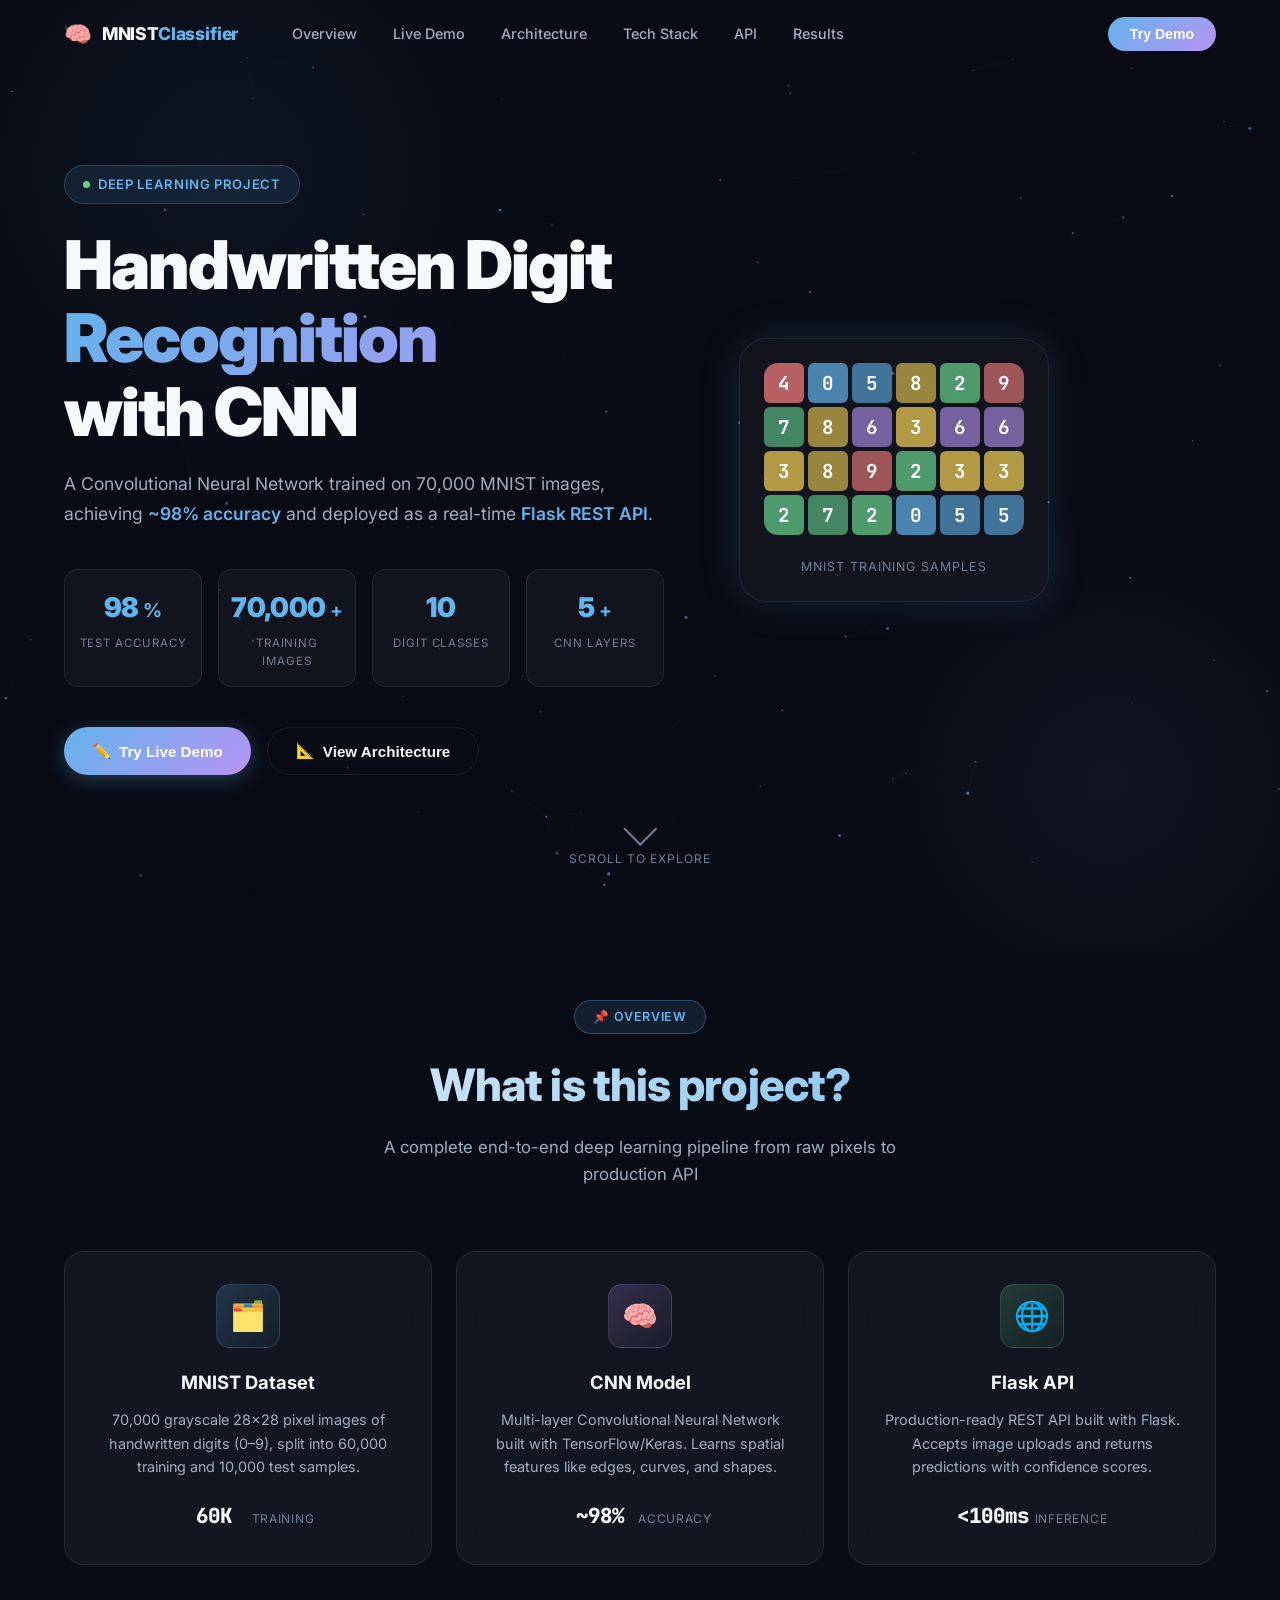
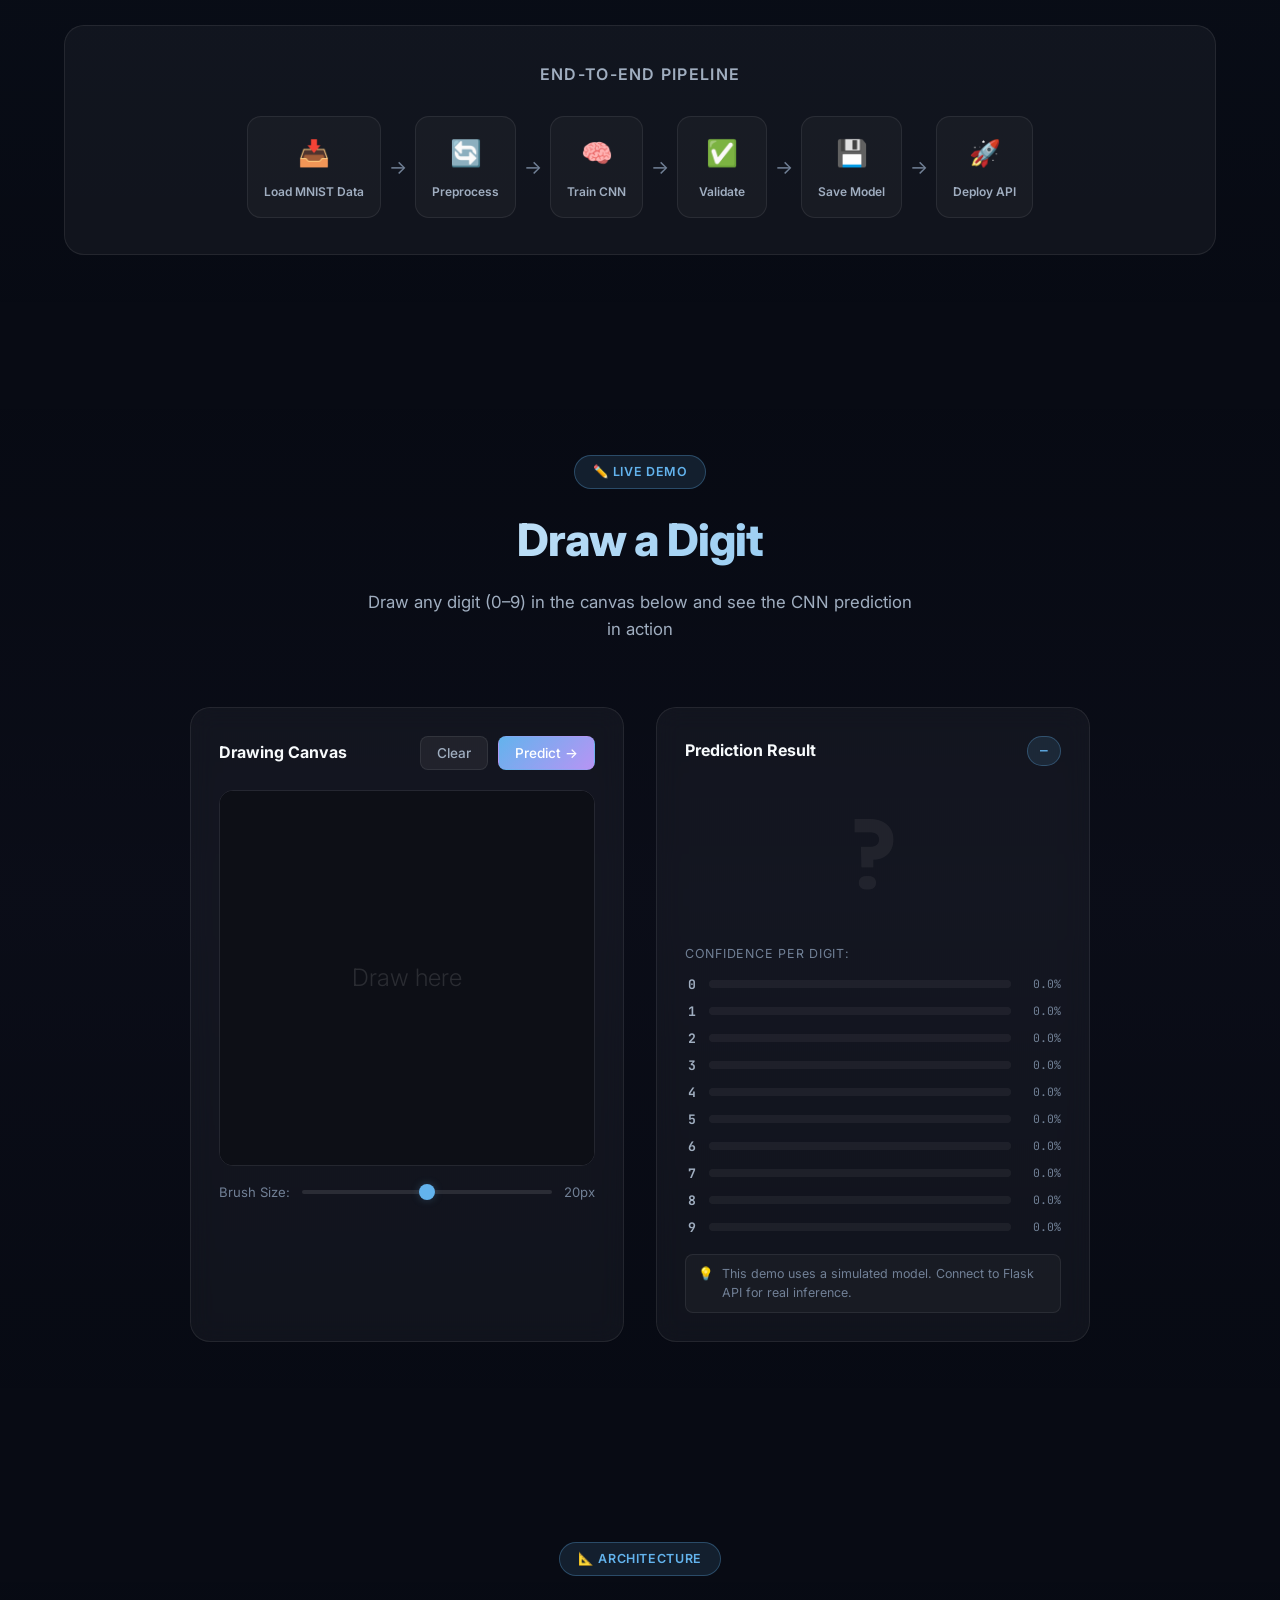
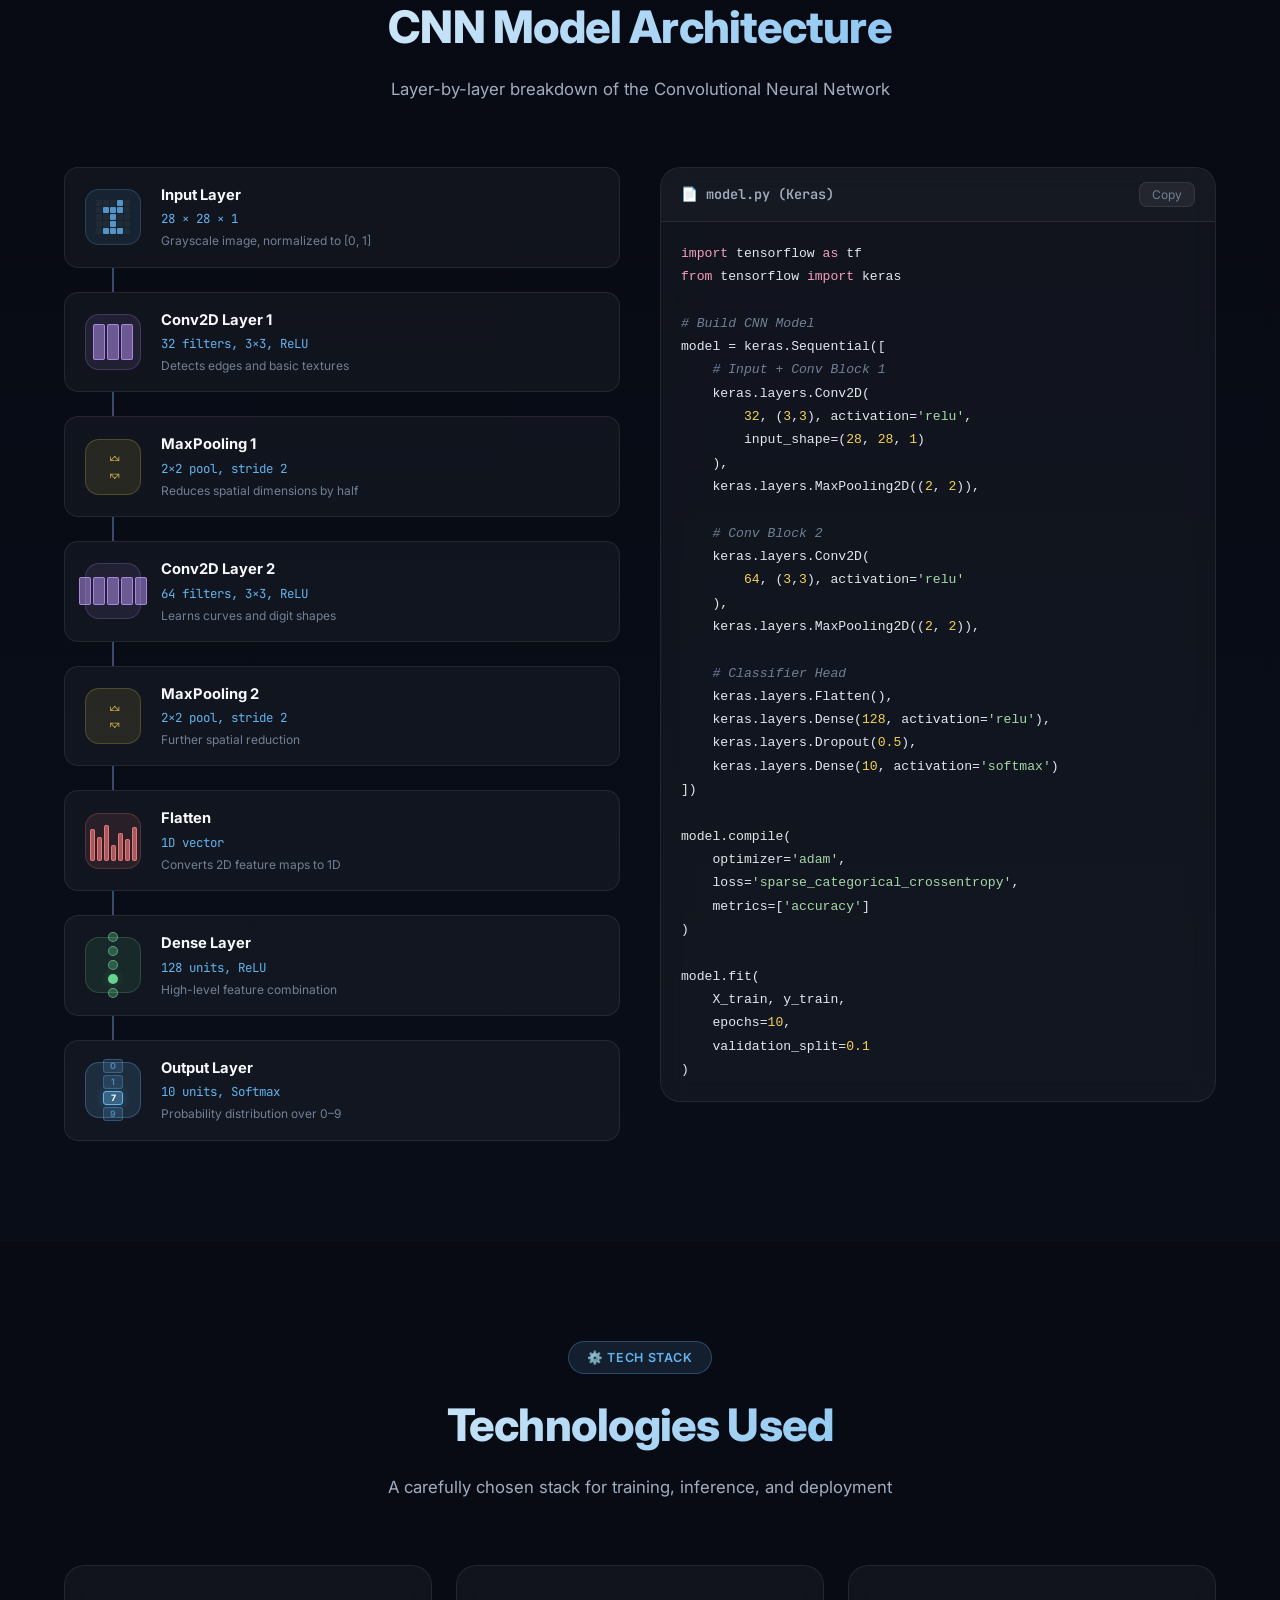
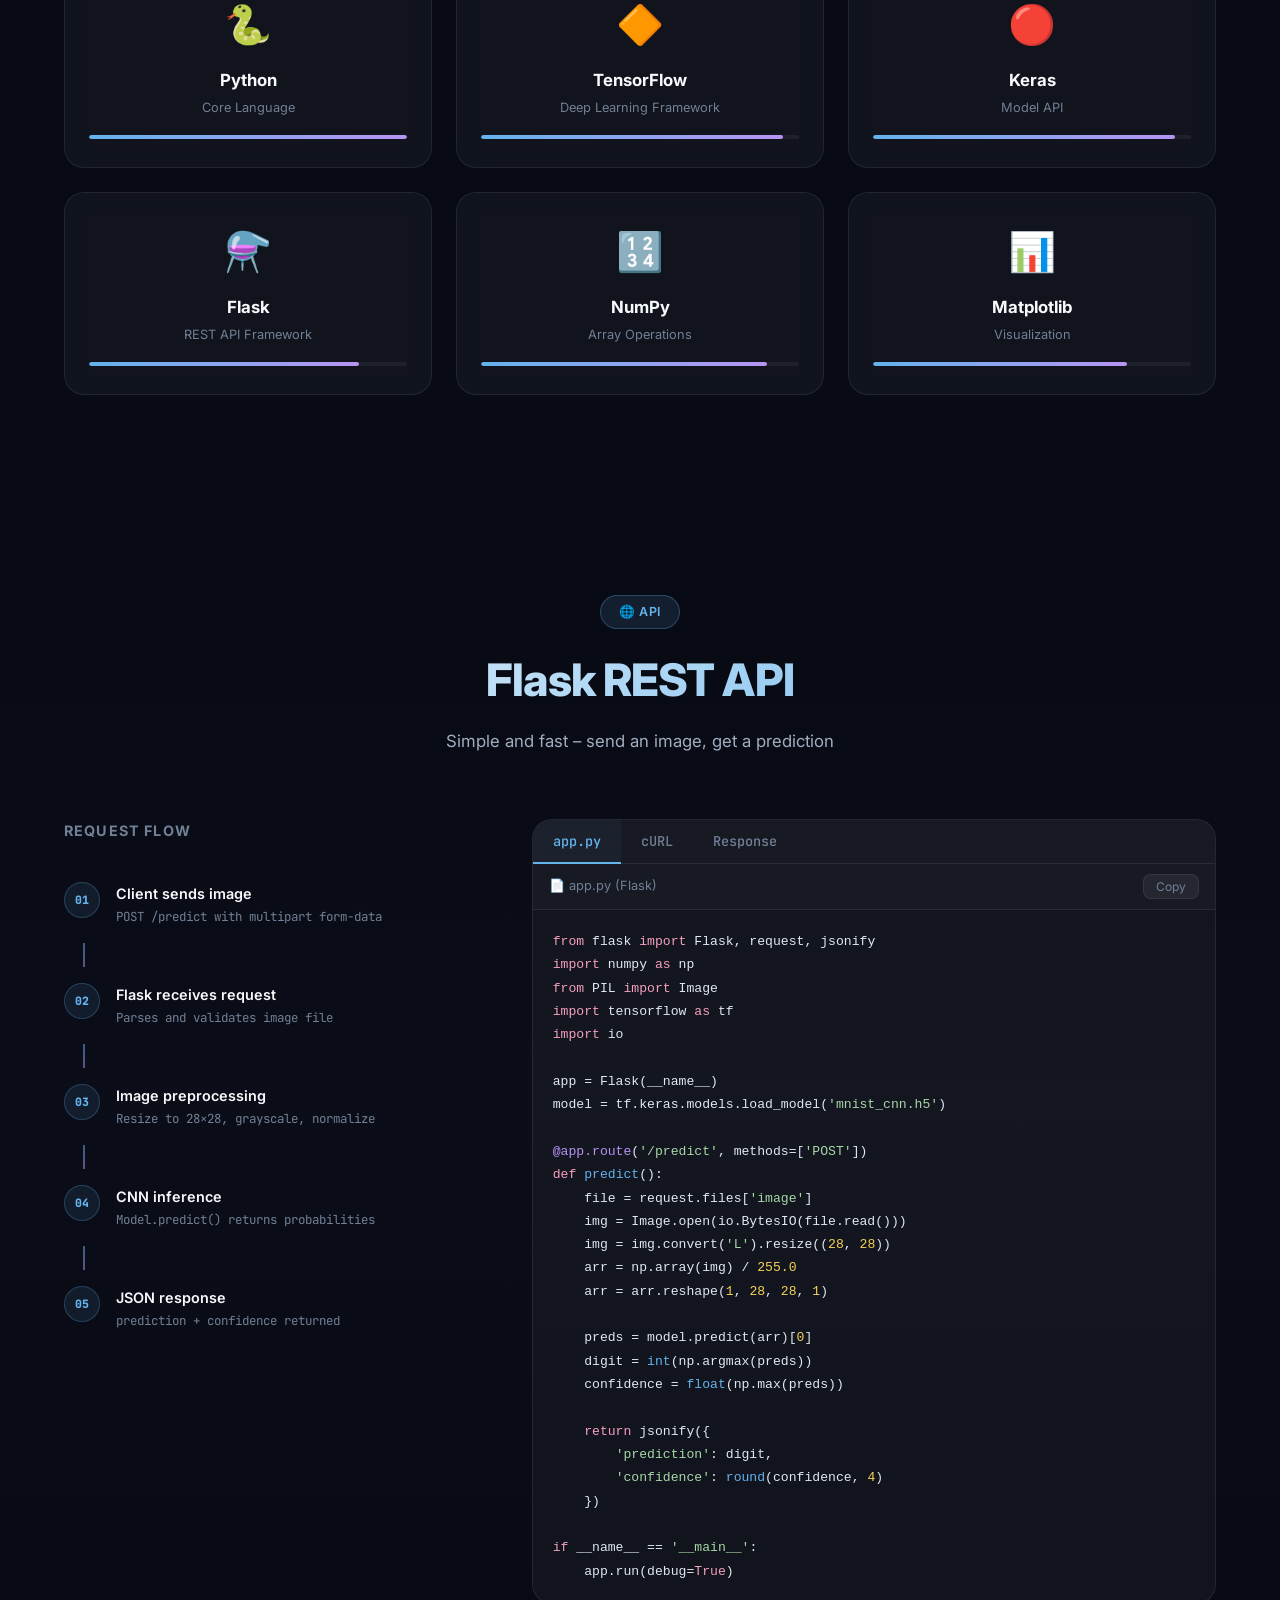
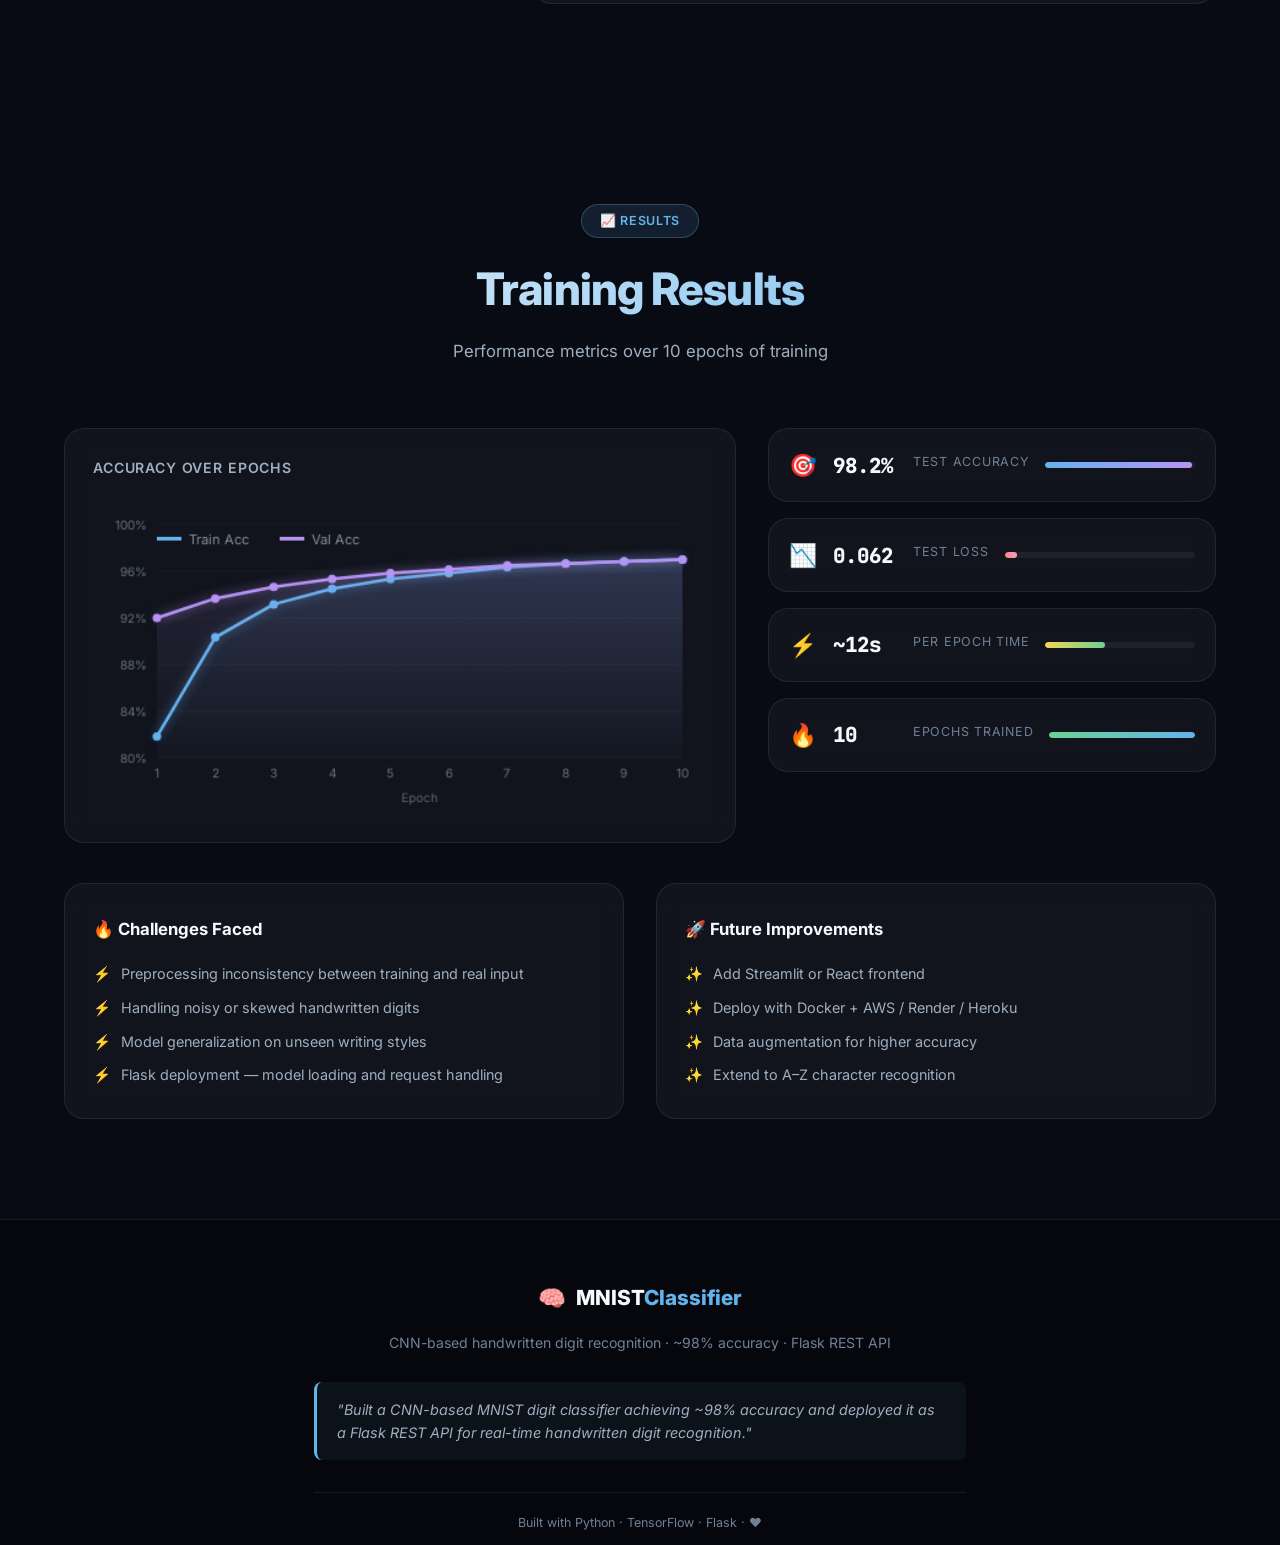
<file: index.html>
<!DOCTYPE html>
<html lang="en">
<head>
  <meta charset="UTF-8" />
  <meta name="viewport" content="width=device-width, initial-scale=1.0" />
  <meta name="description" content="MNIST Digit Classifier – A CNN-based deep learning model achieving ~98% accuracy deployed as a Flask REST API for real-time handwritten digit recognition." />
  <meta name="keywords" content="MNIST, digit classifier, CNN, deep learning, Flask, TensorFlow, Keras, neural network" />
  <meta property="og:title" content="MNIST Digit Classifier | CNN + Flask Deployment" />
  <meta property="og:description" content="Real-time handwritten digit recognition using Convolutional Neural Networks, deployed as a REST API." />
  <title>MNIST Digit Classifier | CNN + Flask Deployment</title>
  <link rel="preconnect" href="https://fonts.googleapis.com" />
  <link rel="preconnect" href="https://fonts.gstatic.com" crossorigin />
  <link href="https://fonts.googleapis.com/css2?family=Inter:wght@300;400;500;600;700;800;900&family=JetBrains+Mono:wght@400;500;600&display=swap" rel="stylesheet" />
  <link rel="stylesheet" href="style.css" />
</head>
<body>

  <!-- Navigation -->
  <nav id="navbar" class="navbar">
    <div class="nav-container">
      <div class="nav-logo">
        <span class="logo-icon">🧠</span>
        <span class="logo-text">MNIST<span class="logo-accent">Classifier</span></span>
      </div>
      <ul class="nav-links" id="navLinks">
        <li><a href="#overview" class="nav-link">Overview</a></li>
        <li><a href="#demo" class="nav-link">Live Demo</a></li>
        <li><a href="#architecture" class="nav-link">Architecture</a></li>
        <li><a href="#tech" class="nav-link">Tech Stack</a></li>
        <li><a href="#api" class="nav-link">API</a></li>
        <li><a href="#results" class="nav-link">Results</a></li>
      </ul>
      <button class="nav-cta" onclick="document.getElementById('demo').scrollIntoView({behavior:'smooth'})">Try Demo</button>
      <button class="hamburger" id="hamburger" aria-label="Toggle menu">
        <span></span><span></span><span></span>
      </button>
    </div>
  </nav>

  <!-- Hero Section -->
  <section id="hero" class="hero">
    <canvas id="particleCanvas" class="particle-canvas"></canvas>
    <div class="hero-content">
      <div class="hero-badge">
        <span class="badge-dot"></span>
        Deep Learning Project
      </div>
      <h1 class="hero-title">
        Handwritten Digit
        <span class="hero-title-gradient">Recognition</span>
        with CNN
      </h1>
      <p class="hero-subtitle">
        A Convolutional Neural Network trained on 70,000 MNIST images, achieving
        <strong class="highlight">~98% accuracy</strong> and deployed as a real-time
        <strong class="highlight">Flask REST API</strong>.
      </p>
      <div class="hero-stats">
        <div class="stat-card" id="stat1">
          <div class="stat-number" data-target="98">0</div>
          <div class="stat-suffix">%</div>
          <div class="stat-label">Test Accuracy</div>
        </div>
        <div class="stat-card" id="stat2">
          <div class="stat-number" data-target="70000">0</div>
          <div class="stat-suffix">+</div>
          <div class="stat-label">Training Images</div>
        </div>
        <div class="stat-card" id="stat3">
          <div class="stat-number" data-target="10">0</div>
          <div class="stat-suffix"></div>
          <div class="stat-label">Digit Classes</div>
        </div>
        <div class="stat-card" id="stat4">
          <div class="stat-number" data-target="5">0</div>
          <div class="stat-suffix">+</div>
          <div class="stat-label">CNN Layers</div>
        </div>
      </div>
      <div class="hero-actions">
        <button class="btn-primary" onclick="document.getElementById('demo').scrollIntoView({behavior:'smooth'})">
          <span>✏️</span> Try Live Demo
        </button>
        <button class="btn-secondary" onclick="document.getElementById('architecture').scrollIntoView({behavior:'smooth'})">
          <span>📐</span> View Architecture
        </button>
      </div>
    </div>
    <div class="hero-visual">
      <div class="digit-showcase">
        <div class="digit-grid-wrapper">
          <div class="digit-grid" id="digitGrid"></div>
        </div>
        <div class="prediction-label">MNIST Training Samples</div>
      </div>
    </div>
    <div class="hero-scroll-hint">
      <div class="scroll-arrow"></div>
      <span>Scroll to explore</span>
    </div>
  </section>

  <!-- Overview Section -->
  <section id="overview" class="section overview-section">
    <div class="container">
      <div class="section-header">
        <span class="section-tag">📌 Overview</span>
        <h2 class="section-title">What is this project?</h2>
        <p class="section-subtitle">A complete end-to-end deep learning pipeline from raw pixels to production API</p>
      </div>

      <div class="overview-cards">
        <div class="overview-card glass-card">
          <div class="card-icon-wrapper gradient-blue">🗂️</div>
          <h3>MNIST Dataset</h3>
          <p>70,000 grayscale 28×28 pixel images of handwritten digits (0–9), split into 60,000 training and 10,000 test samples.</p>
          <div class="card-metric">
            <span class="metric-value">60K</span>
            <span class="metric-label">Training</span>
          </div>
        </div>
        <div class="overview-card glass-card">
          <div class="card-icon-wrapper gradient-purple">🧠</div>
          <h3>CNN Model</h3>
          <p>Multi-layer Convolutional Neural Network built with TensorFlow/Keras. Learns spatial features like edges, curves, and shapes.</p>
          <div class="card-metric">
            <span class="metric-value">~98%</span>
            <span class="metric-label">Accuracy</span>
          </div>
        </div>
        <div class="overview-card glass-card">
          <div class="card-icon-wrapper gradient-green">🌐</div>
          <h3>Flask API</h3>
          <p>Production-ready REST API built with Flask. Accepts image uploads and returns predictions with confidence scores.</p>
          <div class="card-metric">
            <span class="metric-value">&lt;100ms</span>
            <span class="metric-label">Inference</span>
          </div>
        </div>
      </div>

      <div class="pipeline-flow">
        <h3 class="pipeline-title">End-to-End Pipeline</h3>
        <div class="pipeline-steps">
          <div class="pipeline-step">
            <div class="step-icon">📥</div>
            <div class="step-label">Load MNIST Data</div>
          </div>
          <div class="pipeline-arrow">→</div>
          <div class="pipeline-step">
            <div class="step-icon">🔄</div>
            <div class="step-label">Preprocess</div>
          </div>
          <div class="pipeline-arrow">→</div>
          <div class="pipeline-step">
            <div class="step-icon">🧠</div>
            <div class="step-label">Train CNN</div>
          </div>
          <div class="pipeline-arrow">→</div>
          <div class="pipeline-step">
            <div class="step-icon">✅</div>
            <div class="step-label">Validate</div>
          </div>
          <div class="pipeline-arrow">→</div>
          <div class="pipeline-step">
            <div class="step-icon">💾</div>
            <div class="step-label">Save Model</div>
          </div>
          <div class="pipeline-arrow">→</div>
          <div class="pipeline-step">
            <div class="step-icon">🚀</div>
            <div class="step-label">Deploy API</div>
          </div>
        </div>
      </div>
    </div>
  </section>

  <!-- Live Demo Section -->
  <section id="demo" class="section demo-section">
    <div class="container">
      <div class="section-header">
        <span class="section-tag">✏️ Live Demo</span>
        <h2 class="section-title">Draw a Digit</h2>
        <p class="section-subtitle">Draw any digit (0–9) in the canvas below and see the CNN prediction in action</p>
      </div>

      <div class="demo-wrapper">
        <div class="canvas-panel glass-card">
          <div class="canvas-header">
            <span class="canvas-title">Drawing Canvas</span>
            <div class="canvas-controls">
              <button id="clearBtn" class="ctrl-btn">Clear</button>
              <button id="predictBtn" class="ctrl-btn predict-btn">Predict →</button>
            </div>
          </div>
          <div class="canvas-container">
            <canvas id="drawingCanvas" width="280" height="280"></canvas>
            <div class="canvas-hint" id="canvasHint">Draw here</div>
          </div>
          <div class="brush-controls">
            <label>Brush Size:</label>
            <input type="range" id="brushSize" min="8" max="32" value="20" class="brush-slider" />
            <span id="brushSizeLabel">20px</span>
          </div>
        </div>

        <div class="prediction-panel glass-card">
          <div class="prediction-header">
            <span class="prediction-title">Prediction Result</span>
            <div class="confidence-badge" id="confidenceBadge">—</div>
          </div>

          <div class="predicted-digit-display" id="predictedDigitDisplay">
            <div class="digit-placeholder">?</div>
          </div>

          <div class="confidence-bars" id="confidenceBars">
            <div class="bars-label">Confidence per digit:</div>
            <div class="bars-container">
              <!-- Generated dynamically -->
            </div>
          </div>

          <div class="prediction-note">
            <span class="note-icon">💡</span>
            <span>This demo uses a simulated model. Connect to Flask API for real inference.</span>
          </div>
        </div>
      </div>
    </div>
  </section>

  <!-- Architecture Section -->
  <section id="architecture" class="section arch-section">
    <div class="container">
      <div class="section-header">
        <span class="section-tag">📐 Architecture</span>
        <h2 class="section-title">CNN Model Architecture</h2>
        <p class="section-subtitle">Layer-by-layer breakdown of the Convolutional Neural Network</p>
      </div>

      <div class="arch-wrapper">
        <div class="arch-diagram">
          <div class="layer-flow">

            <div class="arch-layer" data-layer="0">
              <div class="layer-visual input-layer">
                <div class="layer-grid">
                  <div class="mini-pixel-grid" id="miniGrid"></div>
                </div>
              </div>
              <div class="layer-info">
                <div class="layer-name">Input Layer</div>
                <div class="layer-shape">28 × 28 × 1</div>
                <div class="layer-desc">Grayscale image, normalized to [0, 1]</div>
              </div>
            </div>

            <div class="layer-connector"><div class="connector-line"></div></div>

            <div class="arch-layer" data-layer="1">
              <div class="layer-visual conv-layer">
                <div class="filter-stack">
                  <div class="filter-box"></div>
                  <div class="filter-box"></div>
                  <div class="filter-box"></div>
                </div>
              </div>
              <div class="layer-info">
                <div class="layer-name">Conv2D Layer 1</div>
                <div class="layer-shape">32 filters, 3×3, ReLU</div>
                <div class="layer-desc">Detects edges and basic textures</div>
              </div>
            </div>

            <div class="layer-connector"><div class="connector-line"></div></div>

            <div class="arch-layer" data-layer="2">
              <div class="layer-visual pool-layer">
                <div class="pool-box">
                  <div class="pool-arrow">↙ ↘</div>
                  <div class="pool-arrow">↖ ↗</div>
                </div>
              </div>
              <div class="layer-info">
                <div class="layer-name">MaxPooling 1</div>
                <div class="layer-shape">2×2 pool, stride 2</div>
                <div class="layer-desc">Reduces spatial dimensions by half</div>
              </div>
            </div>

            <div class="layer-connector"><div class="connector-line"></div></div>

            <div class="arch-layer" data-layer="3">
              <div class="layer-visual conv-layer conv2">
                <div class="filter-stack">
                  <div class="filter-box"></div>
                  <div class="filter-box"></div>
                  <div class="filter-box"></div>
                  <div class="filter-box"></div>
                  <div class="filter-box"></div>
                </div>
              </div>
              <div class="layer-info">
                <div class="layer-name">Conv2D Layer 2</div>
                <div class="layer-shape">64 filters, 3×3, ReLU</div>
                <div class="layer-desc">Learns curves and digit shapes</div>
              </div>
            </div>

            <div class="layer-connector"><div class="connector-line"></div></div>

            <div class="arch-layer" data-layer="4">
              <div class="layer-visual pool-layer">
                <div class="pool-box">
                  <div class="pool-arrow">↙ ↘</div>
                  <div class="pool-arrow">↖ ↗</div>
                </div>
              </div>
              <div class="layer-info">
                <div class="layer-name">MaxPooling 2</div>
                <div class="layer-shape">2×2 pool, stride 2</div>
                <div class="layer-desc">Further spatial reduction</div>
              </div>
            </div>

            <div class="layer-connector"><div class="connector-line"></div></div>

            <div class="arch-layer" data-layer="5">
              <div class="layer-visual flatten-layer">
                <div class="flatten-visual">
                  <div class="flat-bar" style="height:80%"></div>
                  <div class="flat-bar" style="height:60%"></div>
                  <div class="flat-bar" style="height:90%"></div>
                  <div class="flat-bar" style="height:40%"></div>
                  <div class="flat-bar" style="height:70%"></div>
                  <div class="flat-bar" style="height:55%"></div>
                  <div class="flat-bar" style="height:85%"></div>
                </div>
              </div>
              <div class="layer-info">
                <div class="layer-name">Flatten</div>
                <div class="layer-shape">1D vector</div>
                <div class="layer-desc">Converts 2D feature maps to 1D</div>
              </div>
            </div>

            <div class="layer-connector"><div class="connector-line"></div></div>

            <div class="arch-layer" data-layer="6">
              <div class="layer-visual dense-layer">
                <div class="dense-nodes">
                  <div class="node"></div>
                  <div class="node"></div>
                  <div class="node"></div>
                  <div class="node active"></div>
                  <div class="node"></div>
                </div>
              </div>
              <div class="layer-info">
                <div class="layer-name">Dense Layer</div>
                <div class="layer-shape">128 units, ReLU</div>
                <div class="layer-desc">High-level feature combination</div>
              </div>
            </div>

            <div class="layer-connector"><div class="connector-line"></div></div>

            <div class="arch-layer" data-layer="7">
              <div class="layer-visual output-layer">
                <div class="output-nodes">
                  <div class="out-node" data-digit="0">0</div>
                  <div class="out-node" data-digit="1">1</div>
                  <div class="out-node active-out" data-digit="7">7</div>
                  <div class="out-node" data-digit="9">9</div>
                </div>
              </div>
              <div class="layer-info">
                <div class="layer-name">Output Layer</div>
                <div class="layer-shape">10 units, Softmax</div>
                <div class="layer-desc">Probability distribution over 0–9</div>
              </div>
            </div>

          </div>
        </div>

        <div class="arch-code-panel glass-card">
          <div class="code-header">
            <span class="code-title">📄 model.py (Keras)</span>
            <button class="copy-btn" id="copyModelCode" onclick="copyCode('modelCode', this)">Copy</button>
          </div>
          <pre class="code-block" id="modelCode"><code><span class="kw">import</span> tensorflow <span class="kw">as</span> tf
<span class="kw">from</span> tensorflow <span class="kw">import</span> keras

<span class="comment"># Build CNN Model</span>
model = keras.Sequential([
    <span class="comment"># Input + Conv Block 1</span>
    keras.layers.Conv2D(
        <span class="num">32</span>, (<span class="num">3</span>,<span class="num">3</span>), activation=<span class="str">'relu'</span>,
        input_shape=(<span class="num">28</span>, <span class="num">28</span>, <span class="num">1</span>)
    ),
    keras.layers.MaxPooling2D((<span class="num">2</span>, <span class="num">2</span>)),

    <span class="comment"># Conv Block 2</span>
    keras.layers.Conv2D(
        <span class="num">64</span>, (<span class="num">3</span>,<span class="num">3</span>), activation=<span class="str">'relu'</span>
    ),
    keras.layers.MaxPooling2D((<span class="num">2</span>, <span class="num">2</span>)),

    <span class="comment"># Classifier Head</span>
    keras.layers.Flatten(),
    keras.layers.Dense(<span class="num">128</span>, activation=<span class="str">'relu'</span>),
    keras.layers.Dropout(<span class="num">0.5</span>),
    keras.layers.Dense(<span class="num">10</span>, activation=<span class="str">'softmax'</span>)
])

model.compile(
    optimizer=<span class="str">'adam'</span>,
    loss=<span class="str">'sparse_categorical_crossentropy'</span>,
    metrics=[<span class="str">'accuracy'</span>]
)

model.fit(
    X_train, y_train,
    epochs=<span class="num">10</span>,
    validation_split=<span class="num">0.1</span>
)</code></pre>
        </div>
      </div>
    </div>
  </section>

  <!-- Tech Stack Section -->
  <section id="tech" class="section tech-section">
    <div class="container">
      <div class="section-header">
        <span class="section-tag">⚙️ Tech Stack</span>
        <h2 class="section-title">Technologies Used</h2>
        <p class="section-subtitle">A carefully chosen stack for training, inference, and deployment</p>
      </div>

      <div class="tech-grid">
        <div class="tech-card glass-card" data-tech="python">
          <div class="tech-icon">🐍</div>
          <div class="tech-name">Python</div>
          <div class="tech-role">Core Language</div>
          <div class="tech-bar"><div class="tech-fill" style="--fill: 100%"></div></div>
        </div>
        <div class="tech-card glass-card" data-tech="tensorflow">
          <div class="tech-icon">🔶</div>
          <div class="tech-name">TensorFlow</div>
          <div class="tech-role">Deep Learning Framework</div>
          <div class="tech-bar"><div class="tech-fill" style="--fill: 95%"></div></div>
        </div>
        <div class="tech-card glass-card" data-tech="keras">
          <div class="tech-icon">🔴</div>
          <div class="tech-name">Keras</div>
          <div class="tech-role">Model API</div>
          <div class="tech-bar"><div class="tech-fill" style="--fill: 95%"></div></div>
        </div>
        <div class="tech-card glass-card" data-tech="flask">
          <div class="tech-icon">⚗️</div>
          <div class="tech-name">Flask</div>
          <div class="tech-role">REST API Framework</div>
          <div class="tech-bar"><div class="tech-fill" style="--fill: 85%"></div></div>
        </div>
        <div class="tech-card glass-card" data-tech="numpy">
          <div class="tech-icon">🔢</div>
          <div class="tech-name">NumPy</div>
          <div class="tech-role">Array Operations</div>
          <div class="tech-bar"><div class="tech-fill" style="--fill: 90%"></div></div>
        </div>
        <div class="tech-card glass-card" data-tech="matplotlib">
          <div class="tech-icon">📊</div>
          <div class="tech-name">Matplotlib</div>
          <div class="tech-role">Visualization</div>
          <div class="tech-bar"><div class="tech-fill" style="--fill: 80%"></div></div>
        </div>
      </div>
    </div>
  </section>

  <!-- API Section -->
  <section id="api" class="section api-section">
    <div class="container">
      <div class="section-header">
        <span class="section-tag">🌐 API</span>
        <h2 class="section-title">Flask REST API</h2>
        <p class="section-subtitle">Simple and fast – send an image, get a prediction</p>
      </div>

      <div class="api-layout">
        <div class="api-flow-panel">
          <h3 class="flow-title">Request Flow</h3>
          <div class="api-steps">
            <div class="api-step">
              <div class="step-num">01</div>
              <div class="step-content">
                <div class="step-name">Client sends image</div>
                <div class="step-detail">POST /predict with multipart form-data</div>
              </div>
            </div>
            <div class="step-line"></div>
            <div class="api-step">
              <div class="step-num">02</div>
              <div class="step-content">
                <div class="step-name">Flask receives request</div>
                <div class="step-detail">Parses and validates image file</div>
              </div>
            </div>
            <div class="step-line"></div>
            <div class="api-step">
              <div class="step-num">03</div>
              <div class="step-content">
                <div class="step-name">Image preprocessing</div>
                <div class="step-detail">Resize to 28×28, grayscale, normalize</div>
              </div>
            </div>
            <div class="step-line"></div>
            <div class="api-step">
              <div class="step-num">04</div>
              <div class="step-content">
                <div class="step-name">CNN inference</div>
                <div class="step-detail">Model.predict() returns probabilities</div>
              </div>
            </div>
            <div class="step-line"></div>
            <div class="api-step">
              <div class="step-num">05</div>
              <div class="step-content">
                <div class="step-name">JSON response</div>
                <div class="step-detail">prediction + confidence returned</div>
              </div>
            </div>
          </div>
        </div>

        <div class="api-code-panel">
          <div class="code-tabs">
            <button class="tab-btn active" data-tab="flask" onclick="switchTab('flask', this)">app.py</button>
            <button class="tab-btn" data-tab="curl" onclick="switchTab('curl', this)">cURL</button>
            <button class="tab-btn" data-tab="response" onclick="switchTab('response', this)">Response</button>
          </div>

          <div class="code-tab-content" id="tab-flask">
            <div class="code-header-sm">
              <span>📄 app.py (Flask)</span>
              <button class="copy-btn" onclick="copyCode('flaskCode', this)">Copy</button>
            </div>
            <pre class="code-block" id="flaskCode"><code><span class="kw">from</span> flask <span class="kw">import</span> Flask, request, jsonify
<span class="kw">import</span> numpy <span class="kw">as</span> np
<span class="kw">from</span> PIL <span class="kw">import</span> Image
<span class="kw">import</span> tensorflow <span class="kw">as</span> tf
<span class="kw">import</span> io

app = Flask(__name__)
model = tf.keras.models.load_model(<span class="str">'mnist_cnn.h5'</span>)

<span class="decorator">@app.route</span>(<span class="str">'/predict'</span>, methods=[<span class="str">'POST'</span>])
<span class="kw">def</span> <span class="fn">predict</span>():
    file = request.files[<span class="str">'image'</span>]
    img = Image.open(io.BytesIO(file.read()))
    img = img.convert(<span class="str">'L'</span>).resize((<span class="num">28</span>, <span class="num">28</span>))
    arr = np.array(img) / <span class="num">255.0</span>
    arr = arr.reshape(<span class="num">1</span>, <span class="num">28</span>, <span class="num">28</span>, <span class="num">1</span>)

    preds = model.predict(arr)[<span class="num">0</span>]
    digit = <span class="fn">int</span>(np.argmax(preds))
    confidence = <span class="fn">float</span>(np.max(preds))

    <span class="kw">return</span> jsonify({
        <span class="str">'prediction'</span>: digit,
        <span class="str">'confidence'</span>: <span class="fn">round</span>(confidence, <span class="num">4</span>)
    })

<span class="kw">if</span> __name__ == <span class="str">'__main__'</span>:
    app.run(debug=<span class="kw">True</span>)</code></pre>
          </div>

          <div class="code-tab-content hidden" id="tab-curl">
            <div class="code-header-sm">
              <span>🖥️ cURL Request</span>
              <button class="copy-btn" onclick="copyCode('curlCode', this)">Copy</button>
            </div>
            <pre class="code-block" id="curlCode"><code><span class="comment"># Send image to Flask API</span>
curl -X POST http://localhost:5000/predict \
  -F <span class="str">"image=@digit.png"</span>

<span class="comment"># Python requests example</span>
<span class="kw">import</span> requests

url = <span class="str">"http://localhost:5000/predict"</span>
files = {<span class="str">"image"</span>: open(<span class="str">"digit.png"</span>, <span class="str">"rb"</span>)}
response = requests.post(url, files=files)
result = response.json()

<span class="fn">print</span>(f<span class="str">"Predicted digit: {result['prediction']}"</span>)
<span class="fn">print</span>(f<span class="str">"Confidence: {result['confidence'] * 100:.1f}%"</span>)</code></pre>
          </div>

          <div class="code-tab-content hidden" id="tab-response">
            <div class="code-header-sm">
              <span>📤 JSON Response</span>
              <button class="copy-btn" onclick="copyCode('responseCode', this)">Copy</button>
            </div>
            <pre class="code-block" id="responseCode"><code><span class="comment">// HTTP 200 OK</span>
{
  <span class="str">"prediction"</span>: <span class="num">7</span>,
  <span class="str">"confidence"</span>: <span class="num">0.9812</span>
}

<span class="comment">// Error response (invalid input)</span>
{
  <span class="str">"error"</span>: <span class="str">"Invalid image format"</span>,
  <span class="str">"status"</span>: <span class="num">400</span>
}

<span class="comment">// Health check endpoint</span>
GET /health
{
  <span class="str">"status"</span>: <span class="str">"ok"</span>,
  <span class="str">"model"</span>: <span class="str">"mnist_cnn_v1"</span>,
  <span class="str">"accuracy"</span>: <span class="num">0.9812</span>
}</code></pre>
          </div>
        </div>
      </div>
    </div>
  </section>

  <!-- Results Section -->
  <section id="results" class="section results-section">
    <div class="container">
      <div class="section-header">
        <span class="section-tag">📈 Results</span>
        <h2 class="section-title">Training Results</h2>
        <p class="section-subtitle">Performance metrics over 10 epochs of training</p>
      </div>

      <div class="results-layout">
        <div class="chart-wrapper glass-card">
          <div class="chart-title">Accuracy over Epochs</div>
          <div class="chart-container">
            <canvas id="accuracyChart" width="500" height="250"></canvas>
          </div>
        </div>

        <div class="metrics-panel">
          <div class="metric-card glass-card">
            <div class="metric-icon">🎯</div>
            <div class="metric-value">98.2%</div>
            <div class="metric-name">Test Accuracy</div>
            <div class="metric-bar-outer">
              <div class="metric-bar-inner" style="--w: 98.2%"></div>
            </div>
          </div>
          <div class="metric-card glass-card">
            <div class="metric-icon">📉</div>
            <div class="metric-value">0.062</div>
            <div class="metric-name">Test Loss</div>
            <div class="metric-bar-outer">
              <div class="metric-bar-inner loss-bar" style="--w: 6.2%"></div>
            </div>
          </div>
          <div class="metric-card glass-card">
            <div class="metric-icon">⚡</div>
            <div class="metric-value">~12s</div>
            <div class="metric-name">Per Epoch Time</div>
            <div class="metric-bar-outer">
              <div class="metric-bar-inner speed-bar" style="--w: 40%"></div>
            </div>
          </div>
          <div class="metric-card glass-card">
            <div class="metric-icon">🔥</div>
            <div class="metric-value">10</div>
            <div class="metric-name">Epochs Trained</div>
            <div class="metric-bar-outer">
              <div class="metric-bar-inner epochs-bar" style="--w: 100%"></div>
            </div>
          </div>
        </div>
      </div>

      <div class="challenges-improvements">
        <div class="challenge-card glass-card">
          <h3>🔥 Challenges Faced</h3>
          <ul class="challenge-list">
            <li><span class="challenge-icon">⚡</span> Preprocessing inconsistency between training and real input</li>
            <li><span class="challenge-icon">⚡</span> Handling noisy or skewed handwritten digits</li>
            <li><span class="challenge-icon">⚡</span> Model generalization on unseen writing styles</li>
            <li><span class="challenge-icon">⚡</span> Flask deployment — model loading and request handling</li>
          </ul>
        </div>
        <div class="improvement-card glass-card">
          <h3>🚀 Future Improvements</h3>
          <ul class="improvement-list">
            <li><span class="improve-icon">✨</span> Add Streamlit or React frontend</li>
            <li><span class="improve-icon">✨</span> Deploy with Docker + AWS / Render / Heroku</li>
            <li><span class="improve-icon">✨</span> Data augmentation for higher accuracy</li>
            <li><span class="improve-icon">✨</span> Extend to A–Z character recognition</li>
          </ul>
        </div>
      </div>
    </div>
  </section>

  <!-- Footer -->
  <footer class="footer">
    <div class="footer-container">
      <div class="footer-brand">
        <span class="logo-icon">🧠</span>
        <span class="logo-text">MNIST<span class="logo-accent">Classifier</span></span>
      </div>
      <div class="footer-tagline">
        CNN-based handwritten digit recognition · ~98% accuracy · Flask REST API
      </div>
      <div class="footer-cv-line">
        <blockquote>
          "Built a CNN-based MNIST digit classifier achieving ~98% accuracy and deployed it as a Flask REST API for real-time handwritten digit recognition."
        </blockquote>
      </div>
      <div class="footer-bottom">
        <span>Built with Python · TensorFlow · Flask · ❤️</span>
      </div>
    </div>
  </footer>

  <script src="script.js"></script>
</body>
</html>
</file>
<file: style.css>
/* ============================================
   MNIST DIGIT CLASSIFIER — Premium CSS
   ============================================ */

/* ── Custom Properties ─────────────────────── */
:root {
  --bg-dark: #080b14;
  --bg-card: rgba(255,255,255,0.04);
  --bg-card-hover: rgba(255,255,255,0.07);
  --border: rgba(255,255,255,0.08);
  --border-hover: rgba(99,179,237,0.35);

  --primary: #63b3ed;
  --primary-glow: rgba(99,179,237,0.25);
  --accent: #b794f4;
  --accent-glow: rgba(183,148,244,0.25);
  --green: #68d391;
  --green-glow: rgba(104,211,145,0.25);
  --yellow: #f6d355;
  --red: #fc8181;

  --text-primary: #f7fafc;
  --text-secondary: #a0aec0;
  --text-muted: #718096;

  --font-sans: 'Inter', -apple-system, sans-serif;
  --font-mono: 'JetBrains Mono', monospace;

  --radius-sm: 8px;
  --radius-md: 14px;
  --radius-lg: 20px;
  --radius-xl: 28px;

  --shadow-glow-blue: 0 0 40px rgba(99,179,237,0.15);
  --shadow-glow-purple: 0 0 40px rgba(183,148,244,0.15);
  --transition: all 0.3s cubic-bezier(0.4,0,0.2,1);
}

/* ── Reset & Base ───────────────────────────── */
*, *::before, *::after { box-sizing: border-box; margin: 0; padding: 0; }

html {
  scroll-behavior: smooth;
  font-size: 16px;
}

body {
  font-family: var(--font-sans);
  background: var(--bg-dark);
  color: var(--text-primary);
  line-height: 1.6;
  overflow-x: hidden;
  -webkit-font-smoothing: antialiased;
}

::selection { background: rgba(99,179,237,0.3); color: white; }

/* ── Scrollbar ──────────────────────────────── */
::-webkit-scrollbar { width: 6px; }
::-webkit-scrollbar-track { background: var(--bg-dark); }
::-webkit-scrollbar-thumb { background: rgba(99,179,237,0.4); border-radius: 3px; }

/* ── Utilities ──────────────────────────────── */
.container {
  max-width: 1200px;
  margin: 0 auto;
  padding: 0 24px;
}

.glass-card {
  background: var(--bg-card);
  border: 1px solid var(--border);
  border-radius: var(--radius-lg);
  backdrop-filter: blur(12px);
  transition: var(--transition);
}
.glass-card:hover {
  background: var(--bg-card-hover);
  border-color: var(--border-hover);
  transform: translateY(-2px);
  box-shadow: var(--shadow-glow-blue);
}

.section {
  padding: 100px 0;
  position: relative;
}

.section-header {
  text-align: center;
  margin-bottom: 64px;
}

.section-tag {
  display: inline-block;
  background: rgba(99,179,237,0.12);
  border: 1px solid rgba(99,179,237,0.3);
  color: var(--primary);
  padding: 6px 18px;
  border-radius: 999px;
  font-size: 0.78rem;
  font-weight: 600;
  letter-spacing: 0.05em;
  text-transform: uppercase;
  margin-bottom: 16px;
}

.section-title {
  font-size: clamp(1.8rem, 4vw, 2.8rem);
  font-weight: 800;
  letter-spacing: -0.02em;
  margin-bottom: 12px;
  background: linear-gradient(135deg, #f7fafc 0%, var(--primary) 100%);
  -webkit-background-clip: text;
  -webkit-text-fill-color: transparent;
  background-clip: text;
}

.section-subtitle {
  color: var(--text-secondary);
  font-size: 1.05rem;
  max-width: 560px;
  margin: 0 auto;
}

/* ── Navbar ──────────────────────────────────── */
.navbar {
  position: fixed;
  top: 0; left: 0; right: 0;
  z-index: 1000;
  transition: var(--transition);
}

.navbar.scrolled {
  background: rgba(8,11,20,0.92);
  backdrop-filter: blur(20px);
  border-bottom: 1px solid var(--border);
  box-shadow: 0 4px 24px rgba(0,0,0,0.3);
}

.nav-container {
  max-width: 1200px;
  margin: 0 auto;
  padding: 0 24px;
  height: 68px;
  display: flex;
  align-items: center;
  gap: 40px;
}

.nav-logo {
  display: flex;
  align-items: center;
  gap: 10px;
  font-weight: 800;
  font-size: 1.1rem;
  letter-spacing: -0.01em;
  text-decoration: none;
  color: var(--text-primary);
  flex-shrink: 0;
}

.logo-icon { font-size: 1.4rem; }
.logo-accent { color: var(--primary); }

.nav-links {
  display: flex;
  list-style: none;
  gap: 8px;
  flex: 1;
}

.nav-link {
  color: var(--text-secondary);
  text-decoration: none;
  font-size: 0.9rem;
  font-weight: 500;
  padding: 6px 14px;
  border-radius: var(--radius-sm);
  transition: var(--transition);
}

.nav-link:hover {
  color: var(--text-primary);
  background: rgba(255,255,255,0.06);
}

.nav-cta {
  background: linear-gradient(135deg, var(--primary), var(--accent));
  color: white;
  border: none;
  padding: 9px 22px;
  border-radius: 999px;
  font-size: 0.88rem;
  font-weight: 600;
  cursor: pointer;
  transition: var(--transition);
  flex-shrink: 0;
}

.nav-cta:hover {
  opacity: 0.9;
  transform: translateY(-1px);
  box-shadow: 0 8px 20px rgba(99,179,237,0.35);
}

.hamburger {
  display: none;
  flex-direction: column;
  gap: 5px;
  background: none;
  border: none;
  cursor: pointer;
  margin-left: auto;
  padding: 4px;
}

.hamburger span {
  width: 24px;
  height: 2px;
  background: var(--text-secondary);
  border-radius: 2px;
  transition: var(--transition);
}

/* ── Hero ────────────────────────────────────── */
.hero {
  min-height: 100vh;
  display: flex;
  align-items: center;
  position: relative;
  overflow: hidden;
  padding: 100px 24px 60px;
  gap: 60px;
  max-width: 1200px;
  margin: 0 auto;
}

.particle-canvas {
  position: fixed;
  top: 0; left: 0;
  width: 100%; height: 100%;
  pointer-events: none;
  z-index: 0;
}

.hero-content {
  flex: 1;
  position: relative;
  z-index: 1;
  max-width: 600px;
}

.hero-badge {
  display: inline-flex;
  align-items: center;
  gap: 8px;
  background: rgba(99,179,237,0.1);
  border: 1px solid rgba(99,179,237,0.25);
  color: var(--primary);
  padding: 8px 18px;
  border-radius: 999px;
  font-size: 0.82rem;
  font-weight: 600;
  margin-bottom: 24px;
  letter-spacing: 0.05em;
  text-transform: uppercase;
}

.badge-dot {
  width: 7px; height: 7px;
  background: var(--green);
  border-radius: 50%;
  animation: pulse-dot 2s ease-in-out infinite;
}

@keyframes pulse-dot {
  0%, 100% { opacity: 1; transform: scale(1); }
  50% { opacity: 0.5; transform: scale(1.4); }
}

.hero-title {
  font-size: clamp(2.4rem, 6vw, 4.2rem);
  font-weight: 900;
  letter-spacing: -0.03em;
  line-height: 1.1;
  margin-bottom: 20px;
}

.hero-title-gradient {
  display: block;
  background: linear-gradient(135deg, var(--primary) 0%, var(--accent) 100%);
  -webkit-background-clip: text;
  -webkit-text-fill-color: transparent;
  background-clip: text;
}

.hero-subtitle {
  font-size: 1.1rem;
  color: var(--text-secondary);
  line-height: 1.7;
  margin-bottom: 40px;
}

.highlight {
  color: var(--primary);
  font-weight: 600;
}

.hero-stats {
  display: grid;
  grid-template-columns: repeat(4, 1fr);
  gap: 16px;
  margin-bottom: 40px;
}

.stat-card {
  background: var(--bg-card);
  border: 1px solid var(--border);
  border-radius: var(--radius-md);
  padding: 16px 12px;
  text-align: center;
  transition: var(--transition);
}

.stat-card:hover {
  border-color: var(--border-hover);
  background: var(--bg-card-hover);
  transform: translateY(-3px);
  box-shadow: var(--shadow-glow-blue);
}

.stat-number {
  font-size: 1.7rem;
  font-weight: 900;
  color: var(--primary);
  display: inline;
  letter-spacing: -0.02em;
}

.stat-suffix {
  font-size: 1.2rem;
  font-weight: 700;
  color: var(--primary);
  display: inline;
}

.stat-label {
  font-size: 0.72rem;
  color: var(--text-muted);
  text-transform: uppercase;
  letter-spacing: 0.08em;
  margin-top: 4px;
}

.hero-actions {
  display: flex;
  gap: 16px;
  flex-wrap: wrap;
}

.btn-primary {
  display: flex;
  align-items: center;
  gap: 8px;
  background: linear-gradient(135deg, var(--primary), var(--accent));
  color: white;
  border: none;
  padding: 14px 28px;
  border-radius: 999px;
  font-size: 0.95rem;
  font-weight: 600;
  cursor: pointer;
  transition: var(--transition);
  box-shadow: 0 4px 20px rgba(99,179,237,0.3);
}

.btn-primary:hover {
  transform: translateY(-2px);
  box-shadow: 0 8px 30px rgba(99,179,237,0.45);
}

.btn-secondary {
  display: flex;
  align-items: center;
  gap: 8px;
  background: transparent;
  color: var(--text-primary);
  border: 1px solid var(--border);
  padding: 14px 28px;
  border-radius: 999px;
  font-size: 0.95rem;
  font-weight: 600;
  cursor: pointer;
  transition: var(--transition);
}

.btn-secondary:hover {
  background: var(--bg-card);
  border-color: var(--border-hover);
  transform: translateY(-2px);
}

/* ── Hero Visual ─────────────────────────────── */
.hero-visual {
  flex: 0 0 340px;
  display: flex;
  align-items: center;
  justify-content: center;
  position: relative;
  z-index: 1;
}

.digit-showcase {
  background: var(--bg-card);
  border: 1px solid var(--border);
  border-radius: var(--radius-xl);
  padding: 24px;
  text-align: center;
  box-shadow: var(--shadow-glow-blue);
}

.digit-grid-wrapper {
  display: inline-block;
  border-radius: var(--radius-md);
  overflow: hidden;
}

.digit-grid {
  display: grid;
  grid-template-columns: repeat(6, 40px);
  gap: 4px;
}

.digit-cell {
  width: 40px;
  height: 40px;
  border-radius: 6px;
  display: flex;
  align-items: center;
  justify-content: center;
  font-family: var(--font-mono);
  font-size: 1.2rem;
  font-weight: 700;
  color: white;
  cursor: default;
  transition: transform 0.2s ease;
  animation: fadeInCell 0.5s ease both;
}

.digit-cell:hover { transform: scale(1.1); }

@keyframes fadeInCell {
  from { opacity: 0; transform: scale(0.7); }
  to { opacity: 1; transform: scale(1); }
}

.prediction-label {
  margin-top: 14px;
  font-size: 0.78rem;
  color: var(--text-muted);
  letter-spacing: 0.08em;
  text-transform: uppercase;
}

/* ── Scroll hint ─────────────────────────────── */
.hero-scroll-hint {
  position: absolute;
  bottom: 32px;
  left: 50%;
  transform: translateX(-50%);
  display: flex;
  flex-direction: column;
  align-items: center;
  gap: 8px;
  z-index: 1;
}

.scroll-arrow {
  width: 24px; height: 24px;
  border-right: 2px solid var(--text-muted);
  border-bottom: 2px solid var(--text-muted);
  transform: rotate(45deg);
  animation: bounce 1.5s ease-in-out infinite;
}

@keyframes bounce {
  0%, 100% { transform: rotate(45deg) translateY(0); }
  50% { transform: rotate(45deg) translateY(6px); }
}

.hero-scroll-hint span {
  font-size: 0.75rem;
  color: var(--text-muted);
  letter-spacing: 0.08em;
  text-transform: uppercase;
}

/* ── Overview Section ────────────────────────── */
.overview-section {
  background: linear-gradient(180deg, transparent, rgba(99,179,237,0.02) 50%, transparent);
}

.overview-cards {
  display: grid;
  grid-template-columns: repeat(3, 1fr);
  gap: 24px;
  margin-bottom: 60px;
}

.overview-card {
  padding: 32px 28px;
  text-align: center;
}

.card-icon-wrapper {
  width: 64px; height: 64px;
  border-radius: var(--radius-md);
  display: flex;
  align-items: center;
  justify-content: center;
  font-size: 1.8rem;
  margin: 0 auto 20px;
}

.gradient-blue { background: linear-gradient(135deg, rgba(99,179,237,0.2), rgba(99,179,237,0.05)); border: 1px solid rgba(99,179,237,0.2); }
.gradient-purple { background: linear-gradient(135deg, rgba(183,148,244,0.2), rgba(183,148,244,0.05)); border: 1px solid rgba(183,148,244,0.2); }
.gradient-green { background: linear-gradient(135deg, rgba(104,211,145,0.2), rgba(104,211,145,0.05)); border: 1px solid rgba(104,211,145,0.2); }

.overview-card h3 {
  font-size: 1.15rem;
  font-weight: 700;
  margin-bottom: 10px;
  color: var(--text-primary);
}

.overview-card p {
  font-size: 0.9rem;
  color: var(--text-secondary);
  line-height: 1.65;
  margin-bottom: 20px;
}

.card-metric {
  display: flex;
  align-items: baseline;
  justify-content: center;
  gap: 6px;
}

.metric-value {
  font-size: 1.6rem;
  font-weight: 900;
  color: var(--primary);
  font-family: var(--font-mono);
}

.metric-label {
  font-size: 0.75rem;
  color: var(--text-muted);
  text-transform: uppercase;
  letter-spacing: 0.06em;
}

/* ── Pipeline Flow ───────────────────────────── */
.pipeline-flow {
  background: var(--bg-card);
  border: 1px solid var(--border);
  border-radius: var(--radius-lg);
  padding: 36px;
  text-align: center;
}

.pipeline-title {
  font-size: 1rem;
  font-weight: 600;
  color: var(--text-secondary);
  margin-bottom: 28px;
  text-transform: uppercase;
  letter-spacing: 0.08em;
}

.pipeline-steps {
  display: flex;
  align-items: center;
  justify-content: center;
  flex-wrap: wrap;
  gap: 8px;
}

.pipeline-step {
  display: flex;
  flex-direction: column;
  align-items: center;
  gap: 8px;
  padding: 16px;
  border-radius: var(--radius-md);
  background: rgba(255,255,255,0.03);
  border: 1px solid var(--border);
  min-width: 90px;
  transition: var(--transition);
}

.pipeline-step:hover {
  border-color: var(--border-hover);
  background: rgba(99,179,237,0.08);
  transform: translateY(-3px);
}

.step-icon { font-size: 1.6rem; }
.step-label { font-size: 0.75rem; font-weight: 600; color: var(--text-secondary); }
.pipeline-arrow { font-size: 1.2rem; color: var(--text-muted); }

/* ── Demo Section ─────────────────────────────── */
.demo-section { background: linear-gradient(180deg, transparent, rgba(183,148,244,0.02) 50%, transparent); }

.demo-wrapper {
  display: grid;
  grid-template-columns: 1fr 1fr;
  gap: 32px;
  max-width: 900px;
  margin: 0 auto;
}

.canvas-panel {
  padding: 28px;
}

.canvas-header {
  display: flex;
  align-items: center;
  justify-content: space-between;
  margin-bottom: 20px;
}

.canvas-title {
  font-weight: 700;
  font-size: 1rem;
  color: var(--text-primary);
}

.canvas-controls {
  display: flex;
  gap: 10px;
}

.ctrl-btn {
  background: rgba(255,255,255,0.06);
  border: 1px solid var(--border);
  color: var(--text-secondary);
  padding: 8px 16px;
  border-radius: var(--radius-sm);
  font-size: 0.85rem;
  font-weight: 500;
  cursor: pointer;
  font-family: var(--font-sans);
  transition: var(--transition);
}

.ctrl-btn:hover {
  background: rgba(255,255,255,0.1);
  color: var(--text-primary);
}

.predict-btn {
  background: linear-gradient(135deg, var(--primary), var(--accent));
  border-color: transparent;
  color: white;
}

.predict-btn:hover {
  opacity: 0.9;
  transform: translateY(-1px);
  box-shadow: 0 4px 16px rgba(99,179,237,0.4);
}

.canvas-container {
  position: relative;
  border-radius: var(--radius-md);
  overflow: hidden;
  border: 1px solid var(--border);
}

#drawingCanvas {
  display: block;
  width: 100%;
  background: #0d0f16;
  cursor: crosshair;
  touch-action: none;
}

.canvas-hint {
  position: absolute;
  top: 50%;
  left: 50%;
  transform: translate(-50%, -50%);
  color: rgba(255,255,255,0.12);
  font-size: 1.5rem;
  font-weight: 300;
  pointer-events: none;
  transition: opacity 0.3s;
}

.canvas-hint.hidden { opacity: 0; }

.brush-controls {
  display: flex;
  align-items: center;
  gap: 12px;
  margin-top: 16px;
  font-size: 0.82rem;
  color: var(--text-muted);
}

.brush-slider {
  flex: 1;
  -webkit-appearance: none;
  height: 4px;
  background: rgba(255,255,255,0.1);
  border-radius: 2px;
  outline: none;
}

.brush-slider::-webkit-slider-thumb {
  -webkit-appearance: none;
  width: 16px; height: 16px;
  border-radius: 50%;
  background: var(--primary);
  cursor: pointer;
  box-shadow: 0 0 8px var(--primary-glow);
}

.prediction-panel { padding: 28px; }

.prediction-header {
  display: flex;
  align-items: center;
  justify-content: space-between;
  margin-bottom: 24px;
}

.prediction-title { font-weight: 700; font-size: 1rem; }

.confidence-badge {
  background: rgba(99,179,237,0.12);
  border: 1px solid rgba(99,179,237,0.3);
  color: var(--primary);
  padding: 4px 12px;
  border-radius: 999px;
  font-size: 0.8rem;
  font-weight: 600;
  font-family: var(--font-mono);
}

.predicted-digit-display {
  height: 130px;
  display: flex;
  align-items: center;
  justify-content: center;
  margin-bottom: 24px;
}

.digit-placeholder {
  font-size: 6rem;
  font-weight: 900;
  color: rgba(255,255,255,0.06);
  line-height: 1;
  transition: all 0.4s cubic-bezier(0.34, 1.56, 0.64, 1);
  font-family: var(--font-mono);
}

.digit-result {
  font-size: 6rem;
  font-weight: 900;
  line-height: 1;
  font-family: var(--font-mono);
  background: linear-gradient(135deg, var(--primary), var(--accent));
  -webkit-background-clip: text;
  -webkit-text-fill-color: transparent;
  background-clip: text;
  animation: popIn 0.4s cubic-bezier(0.34, 1.56, 0.64, 1);
}

@keyframes popIn {
  from { transform: scale(0.5); opacity: 0; }
  to { transform: scale(1); opacity: 1; }
}

.bars-label {
  font-size: 0.78rem;
  color: var(--text-muted);
  margin-bottom: 10px;
  text-transform: uppercase;
  letter-spacing: 0.06em;
}

.bars-container {
  display: flex;
  flex-direction: column;
  gap: 6px;
}

.conf-bar-row {
  display: flex;
  align-items: center;
  gap: 10px;
}

.conf-bar-digit {
  font-size: 0.82rem;
  font-weight: 700;
  font-family: var(--font-mono);
  color: var(--text-secondary);
  min-width: 14px;
  text-align: center;
}

.conf-bar-track {
  flex: 1;
  height: 8px;
  background: rgba(255,255,255,0.05);
  border-radius: 4px;
  overflow: hidden;
}

.conf-bar-fill {
  height: 100%;
  border-radius: 4px;
  background: linear-gradient(90deg, var(--primary), var(--accent));
  transition: width 0.5s cubic-bezier(0.4,0,0.2,1);
  width: 0%;
}

.conf-bar-fill.top-bar {
  background: linear-gradient(90deg, var(--green), var(--primary));
}

.conf-bar-pct {
  font-size: 0.72rem;
  font-family: var(--font-mono);
  color: var(--text-muted);
  min-width: 40px;
  text-align: right;
}

.prediction-note {
  display: flex;
  align-items: flex-start;
  gap: 8px;
  margin-top: 16px;
  font-size: 0.78rem;
  color: var(--text-muted);
  line-height: 1.5;
  background: rgba(255,255,255,0.03);
  border-radius: var(--radius-sm);
  padding: 10px 12px;
  border: 1px solid var(--border);
}

/* ── Architecture Section ────────────────────── */
.arch-section {
  background: linear-gradient(180deg, transparent, rgba(99,179,237,0.02));
}

.arch-wrapper {
  display: grid;
  grid-template-columns: 1fr 1fr;
  gap: 40px;
  align-items: start;
}

.arch-diagram { position: sticky; top: 80px; }

.layer-flow {
  display: flex;
  flex-direction: column;
  gap: 0;
}

.arch-layer {
  display: flex;
  align-items: center;
  gap: 20px;
  padding: 16px 20px;
  border-radius: var(--radius-md);
  border: 1px solid var(--border);
  background: var(--bg-card);
  transition: var(--transition);
  cursor: default;
}

.arch-layer:hover {
  background: var(--bg-card-hover);
  border-color: var(--border-hover);
  transform: translateX(6px);
  box-shadow: -4px 0 20px rgba(99,179,237,0.1);
}

.layer-connector {
  padding: 0 20px;
  display: flex;
  justify-content: flex-start;
  padding-left: 48px;
}

.connector-line {
  width: 2px;
  height: 24px;
  background: linear-gradient(180deg, var(--primary), var(--accent));
  opacity: 0.4;
}

.layer-visual {
  flex-shrink: 0;
  width: 56px;
  height: 56px;
  display: flex;
  align-items: center;
  justify-content: center;
  border-radius: var(--radius-md);
}

.input-layer { background: rgba(99,179,237,0.1); border: 1px solid rgba(99,179,237,0.2); }
.conv-layer { background: rgba(183,148,244,0.1); border: 1px solid rgba(183,148,244,0.2); }
.pool-layer { background: rgba(246,211,85,0.1); border: 1px solid rgba(246,211,85,0.2); }
.flatten-layer { background: rgba(252,129,129,0.1); border: 1px solid rgba(252,129,129,0.2); }
.dense-layer { background: rgba(104,211,145,0.1); border: 1px solid rgba(104,211,145,0.2); }
.output-layer { background: rgba(99,179,237,0.15); border: 1px solid rgba(99,179,237,0.3); }

.mini-pixel-grid {
  display: grid;
  grid-template-columns: repeat(5, 6px);
  gap: 1px;
}

.mini-pixel-grid-cell {
  width: 6px; height: 6px;
  border-radius: 1px;
}

.filter-stack {
  display: flex;
  gap: 2px;
}

.filter-box {
  width: 12px; height: 36px;
  border-radius: 2px;
  background: rgba(183,148,244,0.5);
  border: 1px solid rgba(183,148,244,0.8);
}

.conv2 .filter-box { height: 28px; }

.pool-box {
  display: flex;
  flex-direction: column;
  gap: 2px;
  align-items: center;
}

.pool-arrow {
  font-size: 0.6rem;
  color: rgba(246,211,85,0.8);
  letter-spacing: -3px;
}

.flatten-visual {
  display: flex;
  align-items: flex-end;
  gap: 2px;
  height: 40px;
}

.flat-bar {
  width: 5px;
  background: rgba(252,129,129,0.6);
  border-radius: 2px;
  border: 1px solid rgba(252,129,129,0.8);
}

.dense-nodes {
  display: flex;
  flex-direction: column;
  gap: 4px;
}

.node {
  width: 10px; height: 10px;
  border-radius: 50%;
  background: rgba(104,211,145,0.3);
  border: 1px solid rgba(104,211,145,0.6);
}

.node.active {
  background: var(--green);
  box-shadow: 0 0 8px var(--green-glow);
}

.output-nodes {
  display: flex;
  flex-direction: column;
  gap: 2px;
}

.out-node {
  width: 20px; height: 14px;
  border-radius: 3px;
  background: rgba(99,179,237,0.15);
  border: 1px solid rgba(99,179,237,0.3);
  font-size: 0.55rem;
  font-weight: 700;
  display: flex;
  align-items: center;
  justify-content: center;
  color: rgba(99,179,237,0.6);
}

.out-node.active-out {
  background: rgba(99,179,237,0.4);
  border-color: var(--primary);
  color: white;
  box-shadow: 0 0 8px var(--primary-glow);
}

.layer-info { flex: 1; }

.layer-name {
  font-size: 0.92rem;
  font-weight: 700;
  color: var(--text-primary);
  margin-bottom: 2px;
}

.layer-shape {
  font-size: 0.78rem;
  font-family: var(--font-mono);
  color: var(--primary);
  margin-bottom: 2px;
}

.layer-desc {
  font-size: 0.75rem;
  color: var(--text-muted);
}

/* ── Code Block ──────────────────────────────── */
.arch-code-panel {
  position: sticky;
  top: 80px;
  padding: 0;
  overflow: hidden;
}

.code-header {
  display: flex;
  align-items: center;
  justify-content: space-between;
  padding: 14px 20px;
  border-bottom: 1px solid var(--border);
  background: rgba(255,255,255,0.02);
}

.code-title {
  font-size: 0.85rem;
  font-weight: 600;
  color: var(--text-secondary);
  font-family: var(--font-mono);
}

.copy-btn {
  background: rgba(255,255,255,0.06);
  border: 1px solid var(--border);
  color: var(--text-muted);
  padding: 4px 12px;
  border-radius: var(--radius-sm);
  font-size: 0.75rem;
  cursor: pointer;
  font-family: var(--font-sans);
  transition: var(--transition);
}

.copy-btn:hover { background: rgba(255,255,255,0.1); color: var(--text-primary); }
.copy-btn.copied { color: var(--green); border-color: var(--green); }

.code-block {
  font-family: var(--font-mono);
  font-size: 0.82rem;
  line-height: 1.7;
  padding: 20px;
  overflow-x: auto;
  margin: 0;
  color: #e2e8f0;
}

.kw { color: #f6a0c0; }
.str { color: #a8d8a8; }
.num { color: #f6d355; }
.comment { color: #718096; font-style: italic; }
.fn { color: #63b3ed; }
.decorator { color: var(--accent); }

/* ── Tech Stack ──────────────────────────────── */
.tech-section {}

.tech-grid {
  display: grid;
  grid-template-columns: repeat(3, 1fr);
  gap: 24px;
}

.tech-card {
  padding: 28px 24px;
  text-align: center;
  position: relative;
  overflow: hidden;
}

.tech-card::before {
  content: '';
  position: absolute;
  top: 0; left: 0; right: 0;
  height: 2px;
  background: linear-gradient(90deg, var(--primary), var(--accent));
  transform: scaleX(0);
  transition: transform 0.3s ease;
}

.tech-card:hover::before { transform: scaleX(1); }

.tech-icon {
  font-size: 2.4rem;
  margin-bottom: 12px;
  display: block;
}

.tech-name {
  font-size: 1.05rem;
  font-weight: 700;
  margin-bottom: 4px;
}

.tech-role {
  font-size: 0.8rem;
  color: var(--text-muted);
  margin-bottom: 16px;
}

.tech-bar {
  height: 4px;
  background: rgba(255,255,255,0.06);
  border-radius: 2px;
  overflow: hidden;
}

.tech-fill {
  height: 100%;
  width: var(--fill);
  background: linear-gradient(90deg, var(--primary), var(--accent));
  border-radius: 2px;
  transition: width 1s ease;
}

/* ── API Section ─────────────────────────────── */
.api-section {
  background: linear-gradient(180deg, transparent, rgba(183,148,244,0.02) 50%, transparent);
}

.api-layout {
  display: grid;
  grid-template-columns: 1fr 1.6fr;
  gap: 40px;
  align-items: start;
}

.api-flow-panel {
  position: sticky;
  top: 80px;
}

.flow-title {
  font-size: 0.9rem;
  text-transform: uppercase;
  letter-spacing: 0.08em;
  color: var(--text-muted);
  margin-bottom: 24px;
}

.api-steps {
  display: flex;
  flex-direction: column;
}

.api-step {
  display: flex;
  align-items: flex-start;
  gap: 16px;
  padding: 16px 0;
}

.step-line {
  width: 2px;
  height: 24px;
  background: linear-gradient(180deg, rgba(99,179,237,0.5), rgba(183,148,244,0.5));
  margin-left: 19px;
}

.step-num {
  font-size: 0.72rem;
  font-weight: 800;
  font-family: var(--font-mono);
  color: var(--primary);
  background: rgba(99,179,237,0.1);
  border: 1px solid rgba(99,179,237,0.25);
  width: 36px; height: 36px;
  border-radius: 50%;
  display: flex;
  align-items: center;
  justify-content: center;
  flex-shrink: 0;
}

.step-name {
  font-size: 0.9rem;
  font-weight: 600;
  color: var(--text-primary);
  margin-bottom: 2px;
}

.step-detail {
  font-size: 0.78rem;
  color: var(--text-muted);
  font-family: var(--font-mono);
}

.api-code-panel {
  background: var(--bg-card);
  border: 1px solid var(--border);
  border-radius: var(--radius-lg);
  overflow: hidden;
}

.code-tabs {
  display: flex;
  border-bottom: 1px solid var(--border);
  background: rgba(255,255,255,0.02);
}

.tab-btn {
  padding: 12px 20px;
  background: none;
  border: none;
  color: var(--text-muted);
  font-size: 0.85rem;
  font-weight: 500;
  cursor: pointer;
  font-family: var(--font-mono);
  transition: var(--transition);
  border-bottom: 2px solid transparent;
  margin-bottom: -1px;
}

.tab-btn:hover { color: var(--text-primary); }
.tab-btn.active {
  color: var(--primary);
  border-bottom-color: var(--primary);
  background: rgba(99,179,237,0.05);
}

.code-tab-content { padding: 0; }
.code-tab-content.hidden { display: none; }

.code-header-sm {
  display: flex;
  align-items: center;
  justify-content: space-between;
  padding: 10px 16px;
  border-bottom: 1px solid var(--border);
  font-size: 0.8rem;
  color: var(--text-muted);
  background: rgba(255,255,255,0.02);
}

/* ── Results Section ─────────────────────────── */
.results-layout {
  display: grid;
  grid-template-columns: 1.5fr 1fr;
  gap: 32px;
  margin-bottom: 40px;
}

.chart-wrapper {
  padding: 28px;
}

.chart-title {
  font-size: 0.88rem;
  font-weight: 600;
  color: var(--text-secondary);
  margin-bottom: 20px;
  text-transform: uppercase;
  letter-spacing: 0.06em;
}

.chart-container { width: 100%; }
#accuracyChart { width: 100% !important; height: auto !important; }

.metrics-panel {
  display: flex;
  flex-direction: column;
  gap: 16px;
}

.metric-card {
  display: flex;
  align-items: center;
  gap: 16px;
  padding: 18px 20px;
}

.metric-icon { font-size: 1.4rem; flex-shrink: 0; }

.metric-value {
  font-size: 1.3rem;
  font-weight: 800;
  font-family: var(--font-mono);
  color: var(--text-primary);
  min-width: 64px;
}

.metric-name {
  font-size: 0.78rem;
  color: var(--text-muted);
  text-transform: uppercase;
  letter-spacing: 0.06em;
  margin-bottom: 6px;
}

.metric-bar-outer {
  flex: 1;
  height: 6px;
  background: rgba(255,255,255,0.06);
  border-radius: 3px;
  overflow: hidden;
}

.metric-bar-inner {
  height: 100%;
  width: var(--w);
  background: linear-gradient(90deg, var(--primary), var(--accent));
  border-radius: 3px;
  transition: width 1.5s ease;
}

.loss-bar { background: linear-gradient(90deg, var(--red), #f6a0c0); }
.speed-bar { background: linear-gradient(90deg, var(--yellow), var(--green)); }
.epochs-bar { background: linear-gradient(90deg, var(--green), var(--primary)); }

.challenges-improvements {
  display: grid;
  grid-template-columns: 1fr 1fr;
  gap: 32px;
}

.challenge-card, .improvement-card {
  padding: 32px 28px;
}

.challenge-card h3, .improvement-card h3 {
  font-size: 1.05rem;
  font-weight: 700;
  margin-bottom: 20px;
  color: var(--text-primary);
}

.challenge-list, .improvement-list {
  list-style: none;
  display: flex;
  flex-direction: column;
  gap: 12px;
}

.challenge-list li, .improvement-list li {
  display: flex;
  align-items: flex-start;
  gap: 10px;
  font-size: 0.9rem;
  color: var(--text-secondary);
  line-height: 1.5;
}

.challenge-icon { color: var(--red); flex-shrink: 0; }
.improve-icon { color: var(--green); flex-shrink: 0; }

/* ── Footer ──────────────────────────────────── */
.footer {
  background: rgba(0,0,0,0.4);
  border-top: 1px solid var(--border);
  padding: 60px 0 40px;
}

.footer-container {
  max-width: 700px;
  margin: 0 auto;
  text-align: center;
  padding: 0 24px;
}

.footer-brand {
  display: inline-flex;
  align-items: center;
  gap: 10px;
  font-size: 1.3rem;
  font-weight: 800;
  margin-bottom: 16px;
}

.footer-tagline {
  font-size: 0.88rem;
  color: var(--text-muted);
  margin-bottom: 28px;
}

.footer-cv-line blockquote {
  background: rgba(99,179,237,0.06);
  border-left: 3px solid var(--primary);
  border-radius: var(--radius-sm);
  padding: 16px 20px;
  font-size: 0.9rem;
  font-style: italic;
  color: var(--text-secondary);
  line-height: 1.6;
  margin-bottom: 32px;
  text-align: left;
}

.footer-bottom {
  font-size: 0.78rem;
  color: var(--text-muted);
  border-top: 1px solid var(--border);
  padding-top: 20px;
}

/* ── Background gradient blobs ───────────────── */
body::before {
  content: '';
  position: fixed;
  top: -20%;
  left: -10%;
  width: 700px;
  height: 700px;
  background: radial-gradient(circle, rgba(99,179,237,0.06) 0%, transparent 70%);
  pointer-events: none;
  z-index: 0;
}

body::after {
  content: '';
  position: fixed;
  bottom: -20%;
  right: -10%;
  width: 600px;
  height: 600px;
  background: radial-gradient(circle, rgba(183,148,244,0.06) 0%, transparent 70%);
  pointer-events: none;
  z-index: 0;
}

/* ── Responsive ──────────────────────────────── */
@media (max-width: 900px) {
  .nav-links { display: none; }
  .hamburger { display: flex; }

  .nav-links.open {
    display: flex;
    flex-direction: column;
    position: absolute;
    top: 68px; left: 0; right: 0;
    background: rgba(8,11,20,0.97);
    border-bottom: 1px solid var(--border);
    padding: 16px 24px 24px;
    gap: 4px;
  }

  .hero {
    flex-direction: column;
    padding-top: 120px;
    text-align: center;
    min-height: auto;
  }

  .hero-visual { display: none; }
  .hero-stats { grid-template-columns: repeat(2, 1fr); }
  .hero-actions { justify-content: center; }

  .overview-cards { grid-template-columns: 1fr; }
  .demo-wrapper { grid-template-columns: 1fr; }
  .arch-wrapper { grid-template-columns: 1fr; }
  .tech-grid { grid-template-columns: repeat(2, 1fr); }
  .api-layout { grid-template-columns: 1fr; }
  .results-layout { grid-template-columns: 1fr; }
  .challenges-improvements { grid-template-columns: 1fr; }
  .pipeline-steps { gap: 4px; }
  .pipeline-arrow { display: none; }
}

@media (max-width: 480px) {
  .tech-grid { grid-template-columns: 1fr; }
  .hero-stats { grid-template-columns: repeat(2, 1fr); }
  .nav-cta { display: none; }
}
</file>
